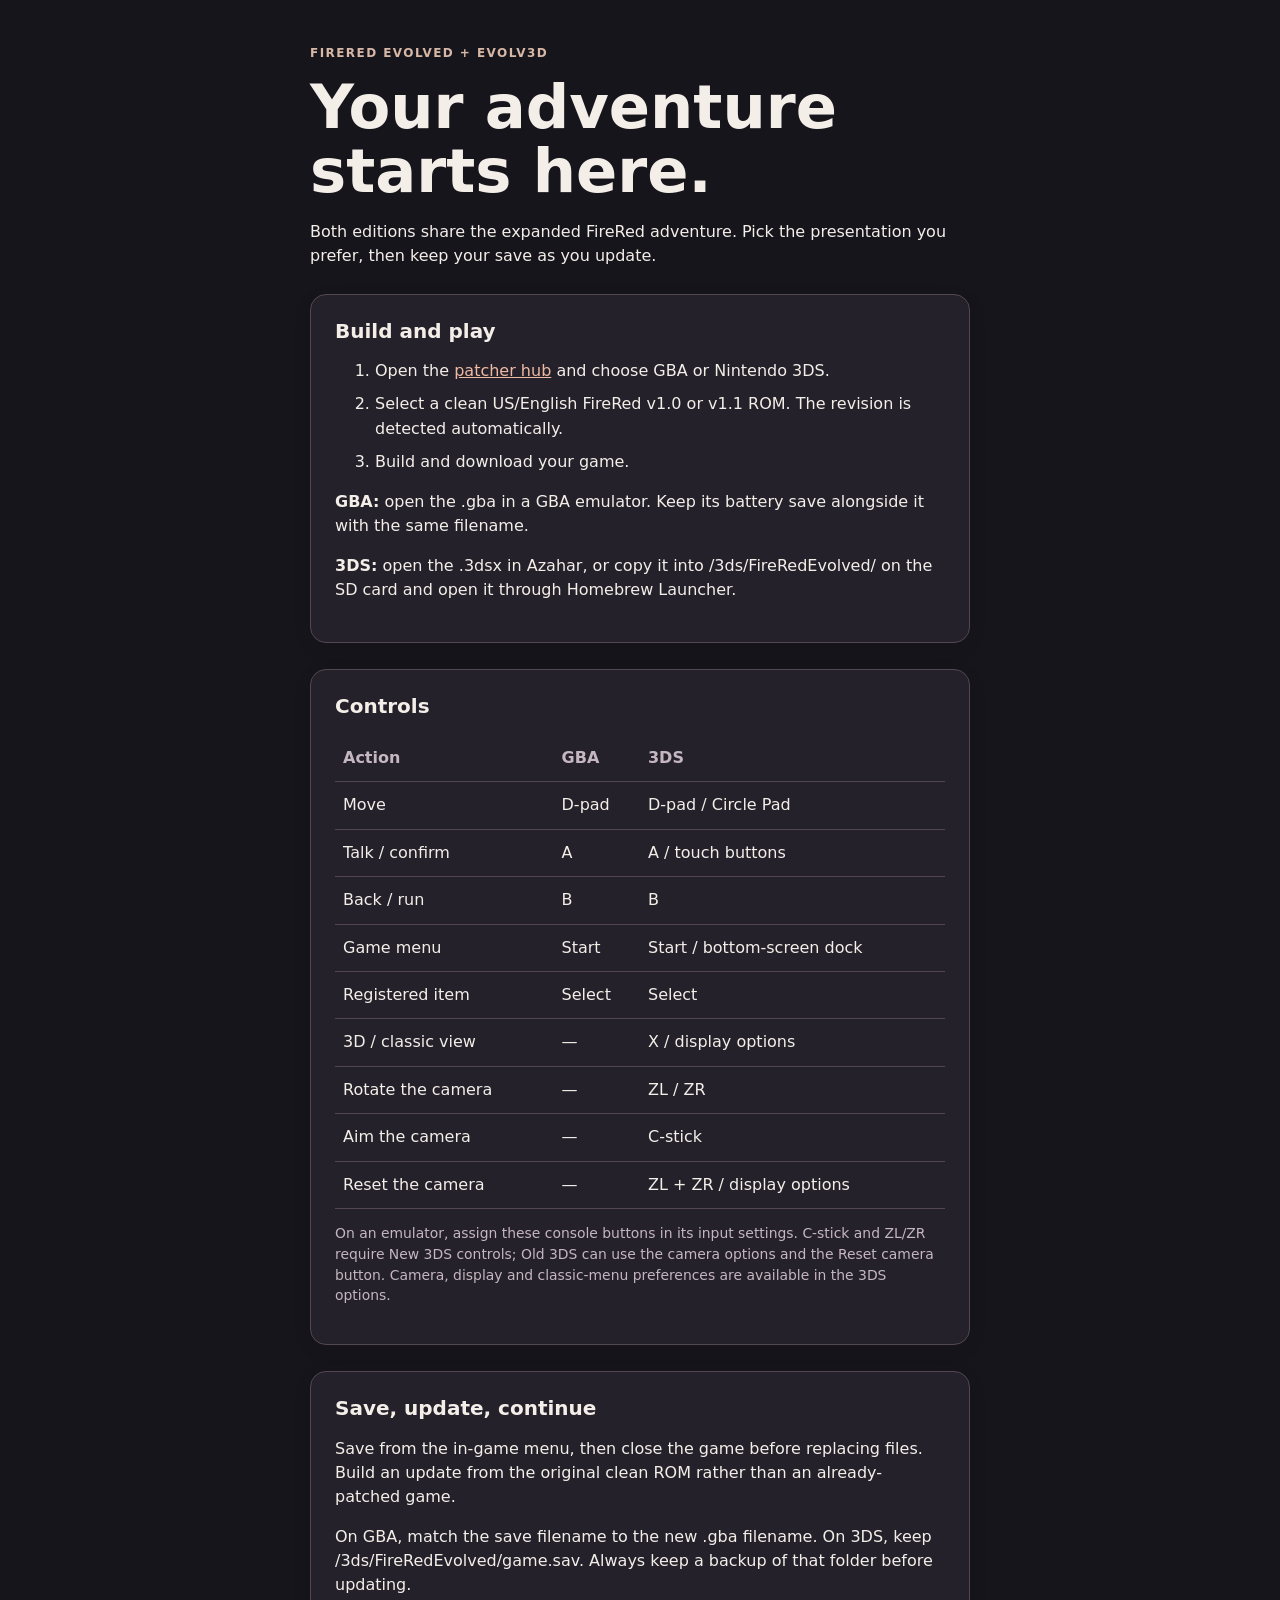
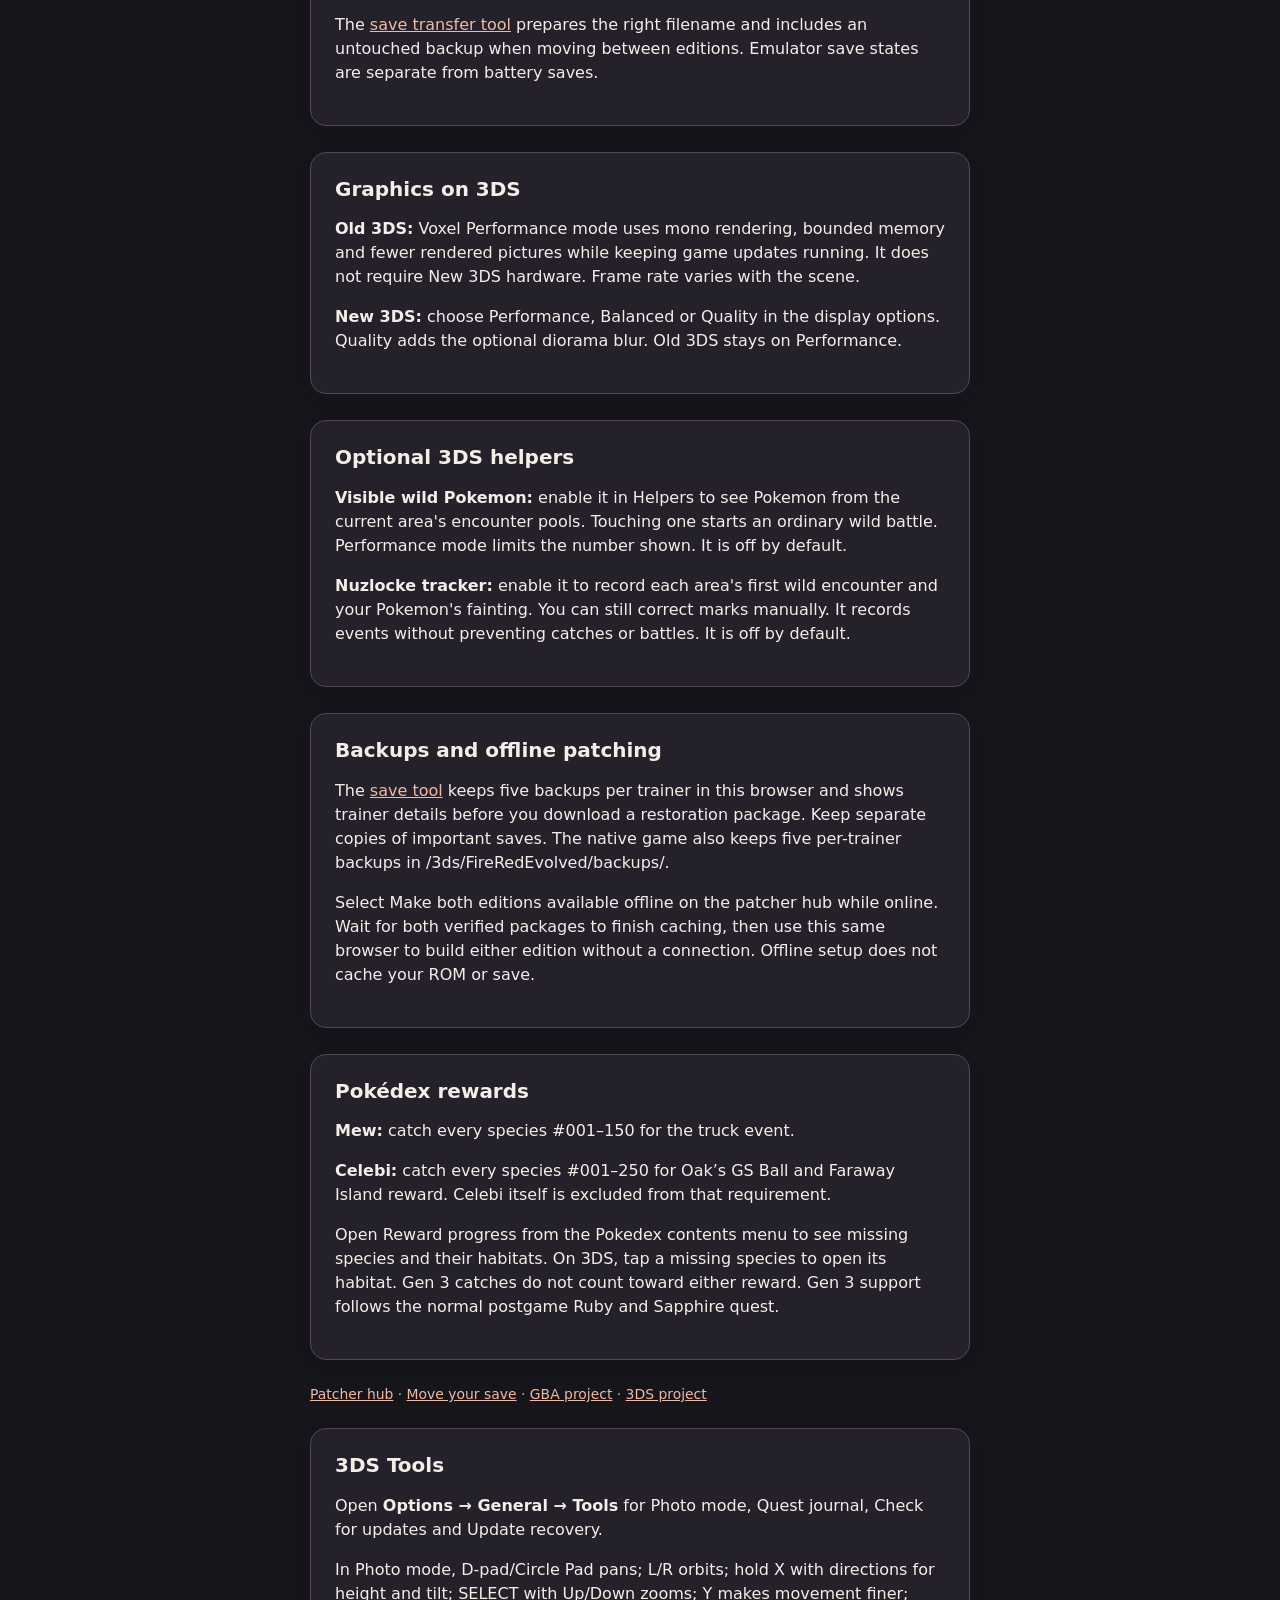
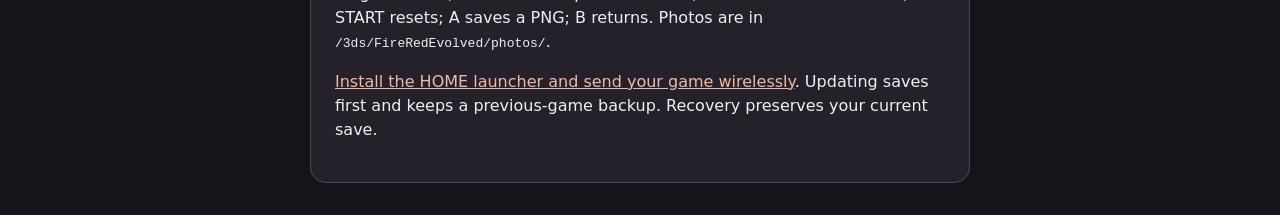
<file: site/guide.html>
<!doctype html>
<html lang="en" data-theme="dark"><head><meta charset="utf-8"><meta name="viewport" content="width=device-width,initial-scale=1"><meta http-equiv="Content-Security-Policy" content="default-src 'self'; style-src 'self'; img-src 'self' data:; object-src 'none'; base-uri 'self'"><title>Play guide | FireRed Evolved + Evolv3D</title><link rel="stylesheet" href="style.css"></head>
<body><main><p class="eyebrow">FIRERED EVOLVED + EVOLV3D</p><h1>Your adventure starts here.</h1><p>Both editions share the expanded FireRed adventure. Pick the presentation you prefer, then keep your save as you update.</p>
<section><h2>Build and play</h2><ol><li>Open the <a href="./">patcher hub</a> and choose GBA or Nintendo 3DS.</li><li>Select a clean US/English FireRed v1.0 or v1.1 ROM. The revision is detected automatically.</li><li>Build and download your game.</li></ol><p><strong>GBA:</strong> open the .gba in a GBA emulator. Keep its battery save alongside it with the same filename.</p><p><strong>3DS:</strong> open the .3dsx in Azahar, or copy it into /3ds/FireRedEvolved/ on the SD card and open it through Homebrew Launcher.</p></section>
<section><h2>Controls</h2><table class="controls"><thead><tr><th>Action</th><th>GBA</th><th>3DS</th></tr></thead><tbody><tr><td>Move</td><td>D-pad</td><td>D-pad / Circle Pad</td></tr><tr><td>Talk / confirm</td><td>A</td><td>A / touch buttons</td></tr><tr><td>Back / run</td><td>B</td><td>B</td></tr><tr><td>Game menu</td><td>Start</td><td>Start / bottom-screen dock</td></tr><tr><td>Registered item</td><td>Select</td><td>Select</td></tr><tr><td>3D / classic view</td><td>—</td><td>X / display options</td></tr><tr><td>Rotate the camera</td><td>—</td><td>ZL / ZR</td></tr><tr><td>Aim the camera</td><td>—</td><td>C-stick</td></tr><tr><td>Reset the camera</td><td>—</td><td>ZL + ZR / display options</td></tr></tbody></table><p class="small">On an emulator, assign these console buttons in its input settings. C-stick and ZL/ZR require New 3DS controls; Old 3DS can use the camera options and the Reset camera button. Camera, display and classic-menu preferences are available in the 3DS options.</p></section>
<section><h2>Save, update, continue</h2><p>Save from the in-game menu, then close the game before replacing files. Build an update from the original clean ROM rather than an already-patched game.</p><p>On GBA, match the save filename to the new .gba filename. On 3DS, keep /3ds/FireRedEvolved/game.sav. Always keep a backup of that folder before updating.</p><p>The <a href="save.html">save transfer tool</a> prepares the right filename and includes an untouched backup when moving between editions. Emulator save states are separate from battery saves.</p></section>
<section><h2>Graphics on 3DS</h2><p><strong>Old 3DS:</strong> Voxel Performance mode uses mono rendering, bounded memory and fewer rendered pictures while keeping game updates running. It does not require New 3DS hardware. Frame rate varies with the scene.</p><p><strong>New 3DS:</strong> choose Performance, Balanced or Quality in the display options. Quality adds the optional diorama blur. Old 3DS stays on Performance.</p></section>
<section><h2>Optional 3DS helpers</h2><p><strong>Visible wild Pokemon:</strong> enable it in Helpers to see Pokemon from the current area's encounter pools. Touching one starts an ordinary wild battle. Performance mode limits the number shown. It is off by default.</p><p><strong>Nuzlocke tracker:</strong> enable it to record each area's first wild encounter and your Pokemon's fainting. You can still correct marks manually. It records events without preventing catches or battles. It is off by default.</p></section>
<section><h2>Backups and offline patching</h2><p>The <a href="save.html">save tool</a> keeps five backups per trainer in this browser and shows trainer details before you download a restoration package. Keep separate copies of important saves. The native game also keeps five per-trainer backups in /3ds/FireRedEvolved/backups/.</p><p>Select Make both editions available offline on the patcher hub while online. Wait for both verified packages to finish caching, then use this same browser to build either edition without a connection. Offline setup does not cache your ROM or save.</p></section>
<section><h2>Pokédex rewards</h2><p><strong>Mew:</strong> catch every species #001–150 for the truck event.</p><p><strong>Celebi:</strong> catch every species #001–250 for Oak’s GS Ball and Faraway Island reward. Celebi itself is excluded from that requirement.</p><p>Open Reward progress from the Pokedex contents menu to see missing species and their habitats. On 3DS, tap a missing species to open its habitat. Gen 3 catches do not count toward either reward. Gen 3 support follows the normal postgame Ruby and Sapphire quest.</p></section>
<footer><a href="./">Patcher hub</a> · <a href="save.html">Move your save</a> · <a href="https://github.com/NiceLikeTryce/FireRed-Evolved">GBA project</a> · <a href="https://github.com/NiceLikeTryce/FireRed-Evolv3D">3DS project</a></footer><section><h2>3DS Tools</h2><p>Open <strong>Options → General → Tools</strong> for Photo mode, Quest journal, Check for updates and Update recovery.</p><p>In Photo mode, D-pad/Circle Pad pans; L/R orbits; hold X with directions for height and tilt; SELECT with Up/Down zooms; Y makes movement finer; START resets; A saves a PNG; B returns. Photos are in <code>/3ds/FireRedEvolved/photos/</code>.</p><p><a href="install.html">Install the HOME launcher and send your game wirelessly</a>. Updating saves first and keeps a previous-game backup. Recovery preserves your current save.</p></section></main></body></html>
</file>
<file: site/style.css>
:root{color-scheme:light;font-family:system-ui,sans-serif;--text:#241c23;--background:#faf7f4;--card:#fff;--border:#e0d4cc;--input:#f8f4f0;--input-border:#d8c7bb;--link:#743725;--accent:#803d2e;--accent-border:#a35441;--eyebrow:#815340;--muted:#65575e;--disabled:#c9b7af;--error:#a51d24;--success:#256336;color:var(--text);background:var(--background)}
:root[data-theme=dark]{color-scheme:dark;--text:#f4eee9;--background:#17151c;--card:#25212a;--border:#514651;--input:#322b35;--input-border:#635360;--link:#efbaa4;--accent:#98523e;--accent-border:#d89178;--eyebrow:#d7b8a7;--muted:#c5b7c1;--disabled:#63525c;--error:#ffaba3;--success:#9dd5ab}
*{box-sizing:border-box}body{margin:0;padding:32px 18px}main{max-width:660px;margin:auto}
h1{font-size:clamp(2.2rem,8vw,3.8rem);line-height:1.05;margin:14px 0}h2{font-size:1.25rem;margin-top:0}
p{line-height:1.5}.eyebrow{font-size:.75rem;letter-spacing:.12em;font-weight:700;color:var(--eyebrow)}
.topbar{display:flex;align-items:center;justify-content:space-between;gap:16px}.topbar .eyebrow{flex:1;margin:0}
section{margin-top:26px;background:var(--card);border:1px solid var(--border);border-radius:16px;padding:24px;box-shadow:0 5px 20px #00000012}
section[data-dragging=true]{outline:3px dashed var(--accent-border);outline-offset:3px}
label{display:block;font-weight:600;margin:22px 0 10px}input{display:block;width:100%;padding:12px;background:var(--input);color:var(--text);border-radius:8px;border:1px solid var(--input-border)}
button{margin-top:18px;width:100%;padding:14px;border:0;border-radius:9px;background:var(--accent);color:white;font:600 1rem system-ui;cursor:pointer}button:disabled{background:var(--disabled);cursor:not-allowed}
button.theme-toggle{margin:0;width:auto;flex-shrink:0;padding:8px 12px;border:1px solid var(--accent-border);background:transparent;color:var(--link);font-size:.85rem}
a{color:var(--link)}a:focus-visible,button:focus-visible,input:focus-visible{outline:3px solid #c58925;outline-offset:3px}.small,footer{font-size:.87rem;color:var(--muted)}footer{margin-top:26px}
#status{min-height:24px;margin-bottom:0}#status[data-state=error]{color:var(--error)}#status[data-state=success]{color:var(--success)}
@media(max-width:420px){body{padding-top:22px}section{padding:18px}.topbar{gap:12px}}

select{display:block;width:100%;padding:12px;background:var(--input);color:var(--text);border:1px solid var(--input-border);border-radius:8px;font:inherit}li{line-height:1.55;margin-bottom:8px}code{overflow-wrap:anywhere}
#save-status[data-state=error]{color:var(--error)}#save-status[data-state=success]{color:var(--success)}

.hub{max-width:1120px}.hub .topbar{padding-bottom:24px;border-bottom:1px solid var(--border)}.brand{font-weight:800;text-decoration:none;color:var(--text)}.brand span{color:var(--muted);font-weight:500}.topbar nav{display:flex;gap:20px;align-items:center;font-size:.9rem}.topbar nav a{text-decoration:none}.hero{padding:68px 0 22px;max-width:780px}.hero h1{font-size:clamp(3.3rem,8.5vw,6.3rem);letter-spacing:-.055em}.hero-copy{font-size:1.15rem;max-width:650px;color:var(--muted)}.version-pill{display:inline-block;padding:7px 12px;border:1px solid var(--border);border-radius:999px;font-size:.85rem}.build-layout{display:grid;grid-template-columns:minmax(0,1.5fr) minmax(240px,1fr);gap:50px;align-items:center}.edition-notes{padding-top:28px}.edition-notes h2{font-size:2rem;line-height:1.15;letter-spacing:-.025em}.edition-notes p{color:var(--muted)}.edition-notes strong{color:var(--text)}.edition-switch{display:grid;grid-template-columns:1fr 1fr;gap:10px;margin-bottom:24px}.edition-switch button{margin:0;background:transparent;color:var(--muted);border:1px solid var(--border);font-size:1.08rem}.edition-switch button span{display:block;font-size:.78rem;font-weight:400;margin-top:6px}.edition-switch button[aria-pressed=true]{border-color:#e44432;color:var(--text);background:#b52c241f;box-shadow:inset 0 0 0 1px #e44432}.hub #apply{background:#c33528}.hub #apply:disabled{background:var(--disabled)}.gallery{margin-top:65px;padding:30px}.gallery h2{font-size:1.9rem}.gallery-grid{display:grid;grid-template-columns:repeat(3,minmax(0,1fr));gap:20px}.gallery figure{margin:0}.gallery img{display:block;width:100%;border-radius:9px;background:#111;image-rendering:auto}.gallery figcaption{margin-top:12px;color:var(--muted);font-size:.9rem;line-height:1.4}.help-grid{display:grid;grid-template-columns:1fr 1fr;gap:48px;margin-top:36px}.text-cta{font-weight:700}.hub footer{padding:25px 0;margin-top:40px;border-top:1px solid var(--border)}.controls{width:100%;border-collapse:collapse}.controls th,.controls td{text-align:left;padding:12px 8px;border-bottom:1px solid var(--border);line-height:1.4}.controls th{color:var(--muted)}
@media(max-width:760px){.hub .topbar{align-items:flex-start}.brand span{display:block}.topbar nav{gap:12px;flex-wrap:wrap;justify-content:flex-end}.hero{padding-top:42px}.build-layout{grid-template-columns:1fr;gap:10px}.edition-notes{padding:20px 6px}.gallery-grid{grid-template-columns:1fr}.help-grid{grid-template-columns:1fr;gap:26px}.gallery{padding:20px}}@media(prefers-reduced-motion:no-preference){button,a{transition:background-color .15s,border-color .15s}}

@media(min-width:761px){.gallery-grid{grid-template-columns:repeat(2,minmax(0,1fr))}}.gallery img{height:auto}

.install-card{padding:1.5rem;margin:1.5rem 0;border:1px solid var(--border,#76392d);border-radius:18px;background:var(--surface,#241414)}
.install-qr{display:block;width:280px;max-width:85%;height:auto;background:white;padding:12px;image-rendering:pixelated}
.install-qr[hidden]{display:none}.install-link{display:inline-block;padding:.7rem 1rem;border-radius:10px;background:#922c20;color:#fff3e6;text-decoration:none}
</file>
